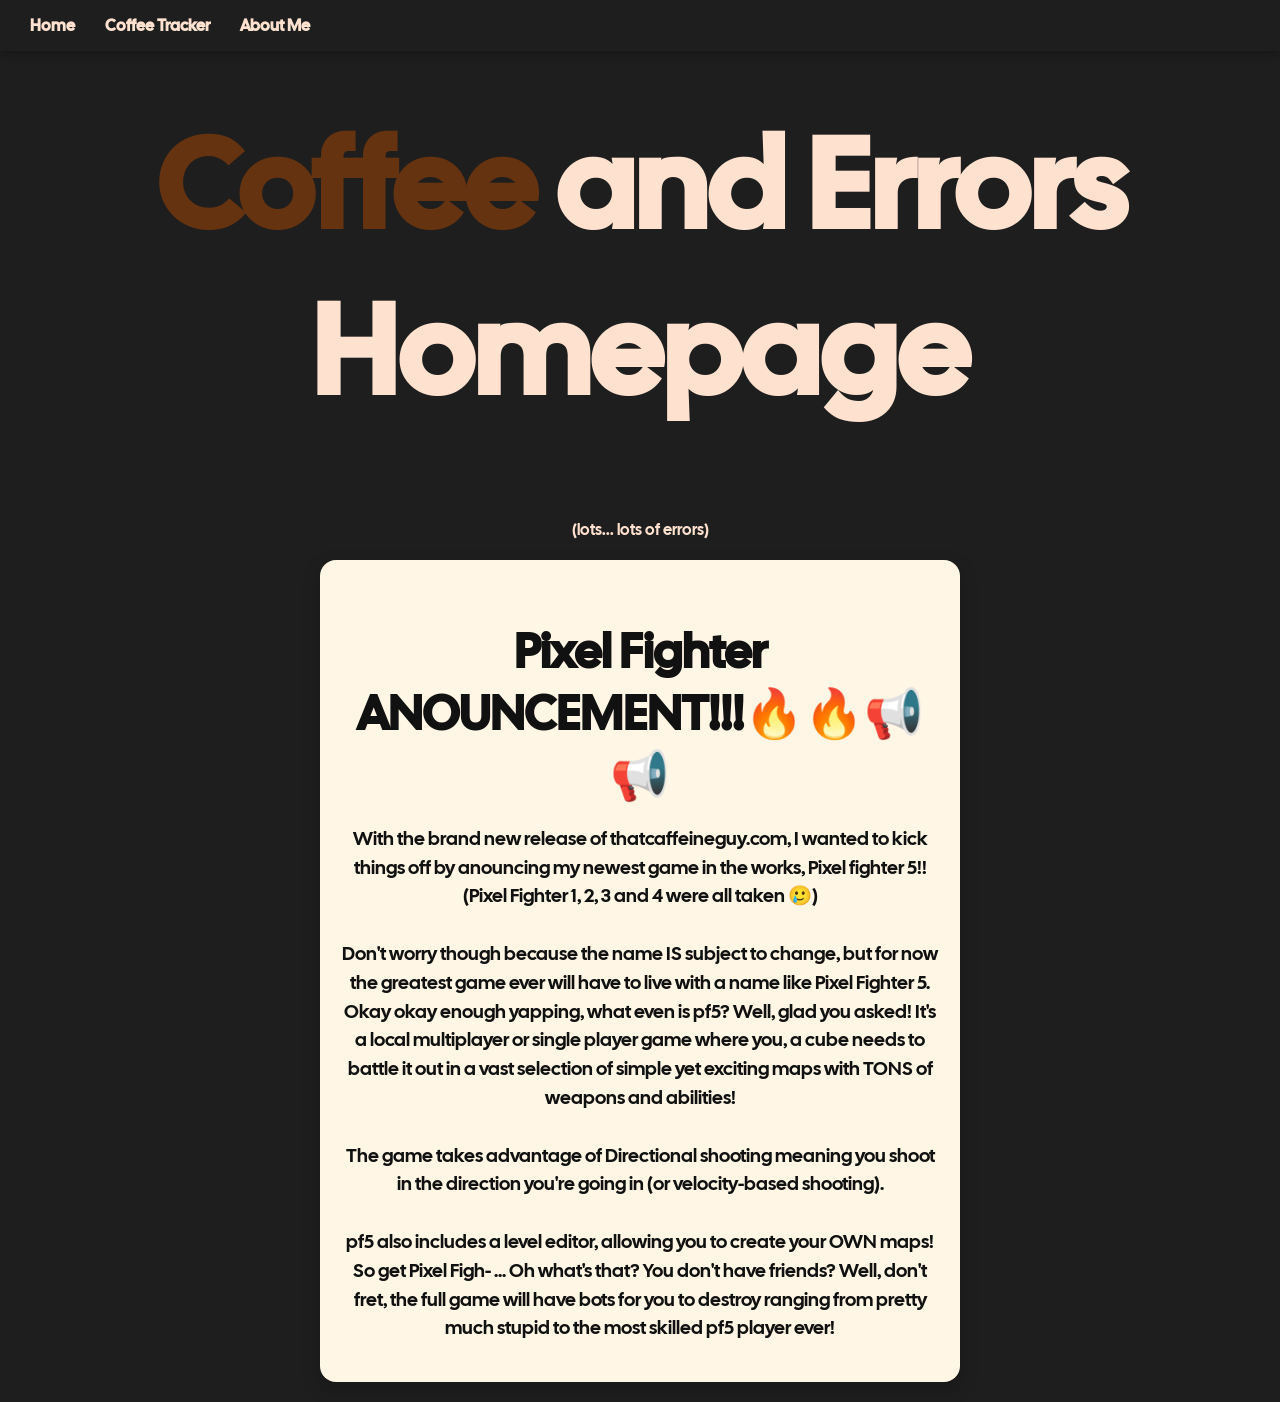
<file: index.html>
<!DOCTYPE html>
<html lang="en">
    <head>
        <title>Home</title>
        <link rel="preconnect" href="https://fonts.googleapis.com">
        <link rel="preconnect" href="https://fonts.gstatic.com" crossorigin>
        <link href="https://fonts.googleapis.com/css2?family=Cal+Sans&display=swap" rel="stylesheet">
        <link rel="stylesheet" href="style.css">
    </head>
    
    <body>
        <header class="top-nav">
            <nav>
              <ul class="menu">
                <li><a href="index.html">Home</a></li>
                <li><a href="tracker.html">Coffee Tracker</a></li>
                <li><a href="about.html">About Me</a></li>
                <li class="dropdown">
                 <!-- <a href="#">Contact ▾</a>
                  <ul class="dropdown-content">
                    <li><a href="#">Email</a></li>
                    <li><a href="#">Discord</a></li>-->
                  </ul>
                </li>
              </ul>
            </nav>
        </header>
        <h1 id="float"><span class="coffee">Coffee</span> and Errors<br>Homepage</h1>
        <p id="mini-float">(lots... lots of errors)</p>

        <div class="card">
            <h2>Pixel Fighter ANOUNCEMENT!!!🔥🔥📢📢</h2>
            <p>With the brand new release of thatcaffeineguy.com, I wanted to kick things off by anouncing my newest game in the works, Pixel fighter 5!! (Pixel Fighter 1, 2, 3 and 4 were all taken 🥲) <br><br>Don't worry though because the name IS subject to change, but for now the greatest game ever will have to live with a name like Pixel Fighter 5. <br>Okay okay enough yapping, what even is pf5? Well, glad you asked! It's a local multiplayer or single player game where you, a cube needs to battle it out in a vast selection of simple yet exciting maps with TONS of weapons and abilities! <br><br>The game takes advantage of Directional shooting meaning you shoot in the direction you're going in (or velocity-based shooting). <br><br>pf5 also includes a level editor, allowing you to create your OWN maps! <br>So get Pixel Figh- ... Oh what's that? You don't have friends? Well, don't fret, the full game will have bots for you to destroy ranging from pretty much stupid to the most skilled pf5 player ever!</p>
        </div>
    </body>
</html>
</file>
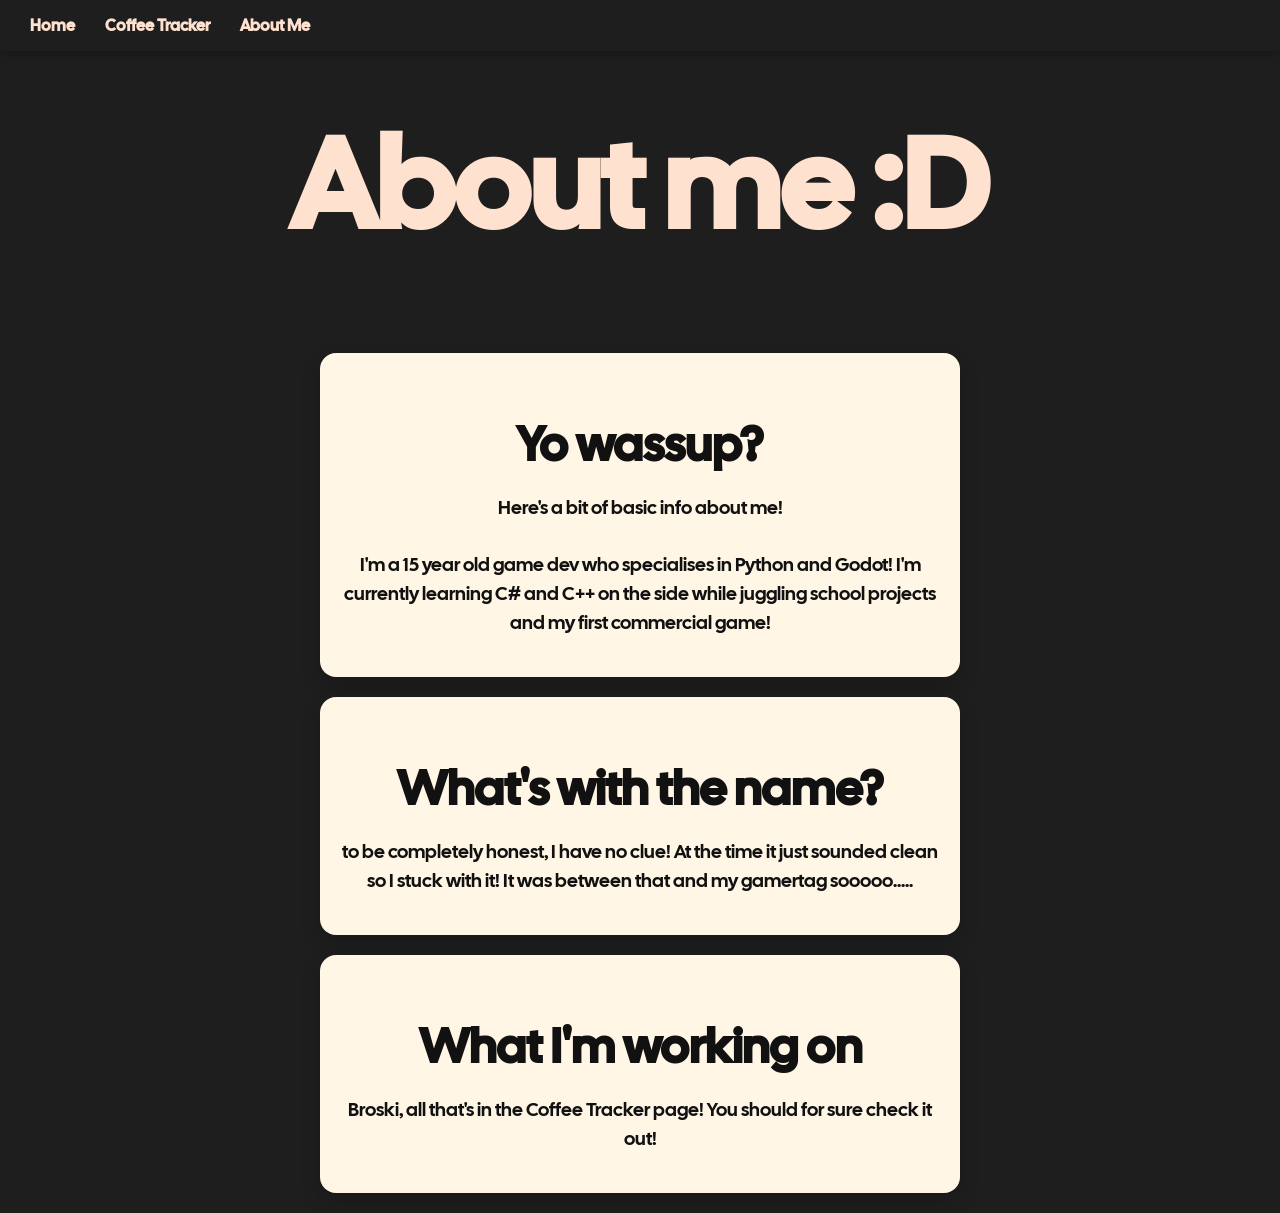
<file: about.html>
<!DOCTYPE html>
<html lang="en">
    <head>
        <title>About me</title>
        <link rel="preconnect" href="https://fonts.googleapis.com">
        <link rel="preconnect" href="https://fonts.gstatic.com" crossorigin>
        <link href="https://fonts.googleapis.com/css2?family=Cal+Sans&display=swap" rel="stylesheet">
        <link rel="stylesheet" href="style.css">
    </head>

    <body>
        <header class="top-nav">
            <nav>
              <ul class="menu">
                <li><a href="index.html">Home</a></li>
                <li><a href="tracker.html">Coffee Tracker</a></li>
                <li><a href="about.html">About Me</a></li>
                <li class="dropdown">
                 <!-- <a href="#">Contact ▾</a>
                  <ul class="dropdown-content">
                    <li><a href="#">Email</a></li>
                    <li><a href="#">Discord</a></li>-->
                  </ul>
                </li>
              </ul>
            </nav>
        </header>

        <h1 id="float">About me :D</h1>
        <div class="card">
            <h2>Yo wassup?</h2>
            <p>Here's a bit of basic info about me!<br><br>I'm a 15 year old game dev who specialises in Python and Godot! I'm currently learning C# and C++ on the side while juggling school projects and my first commercial game!</p>
        </div>

        <div class="card">
            <h2>What's with the name?</h2>
            <p>to be completely honest, I have no clue! At the time it just sounded clean so I stuck with it! It was between that and my gamertag sooooo.....</p>
        </div>

        <div class="card">
            <h2>What I'm working on</h2>
            <p>Broski, all that's in the Coffee Tracker page! You should for sure check it out!</p>
        </div>
    </body>
</html>
</file>
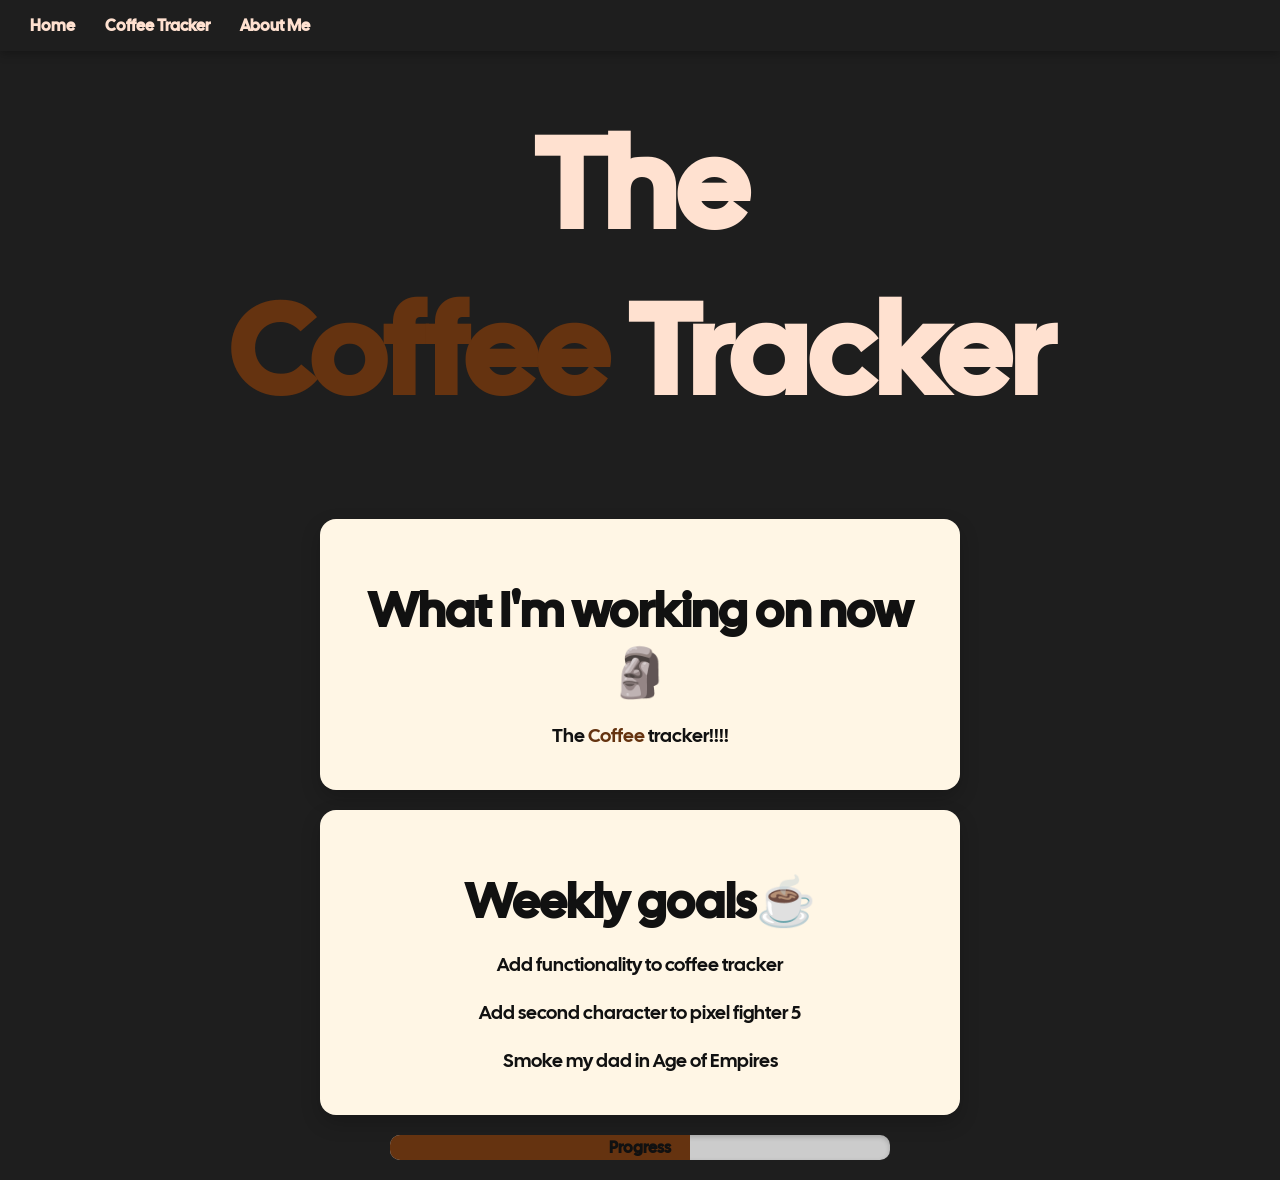
<file: tracker.html>
<!DOCTYPE html>
<html lang="en">
<head>
    <title>Coffee Tracker</title>
    <link rel="preconnect" href="https://fonts.googleapis.com">
    <link rel="preconnect" href="https://fonts.gstatic.com" crossorigin>
    <link href="https://fonts.googleapis.com/css2?family=Cal+Sans&display=swap" rel="stylesheet">
    <link rel="stylesheet" href="style.css">
</head>
<body>
  <header class="top-nav">
    <nav>
      <ul class="menu">
        <li><a href="index.html">Home</a></li>
        <li><a href="tracker.html">Coffee Tracker</a></li>
        <li><a href="about.html">About Me</a></li>
        <li class="dropdown">
         <!-- <a href="#">Contact ▾</a>
          <ul class="dropdown-content">
            <li><a href="#">Email</a></li>
            <li><a href="#">Discord</a></li>-->
          </ul>
        </li>
      </ul>
    </nav>
  </header>
    <h1 id="float">The <br><span class="coffee">Coffee</span> Tracker</h1>

    <div class="card">
        <h2>What I'm working on now🗿</h2>
        <p>The <span class="coffee">Coffee</span> tracker!!!!</p>
    </div>

    <div class="card">
        <h2>Weekly goals☕</h2>
        <p>Add functionality to coffee tracker</p>
        <p>Add second character to pixel fighter 5</p>
        <p>Smoke my dad in Age of Empires</p>
    </div>

    <div class="progress-bar">
        <div class="progress-text">Progress</div>
        <div class="progress-fill" style="--progress-width: 60%"></div>
    </div>

    <script>
        const progressBar = document.querySelector('.progress-fill');
      
        const observer = new IntersectionObserver(entries => {
          entries.forEach(entry => {
            if (entry.isIntersecting) {
              progressBar.style.animation = 'fillBar 1.2s ease-out forwards';
            }
          });
        }, {
          threshold: 0.5 // Adjust for how visible it needs to be
        });
      
        observer.observe(document.querySelector('.progress-bar'));
    </script>
      

</body>
</html>
</file>
<file: style.css>
body {
    font-family: "Cal Sans", sans-serif;
    font-weight: 400;
    font-style: normal;
    background-color: #1e1e1e;
    margin: 0;
    padding: 0;
}

@keyframes float {
    0%, 100% {
        transform: translateY(0);
    }
    50% {
        transform: translateY(-10px);
    }
}

#float {
    text-align: center;
    margin-top: 50px;
    font-size: 8rem;
    color: #ffe1d0;
    animation: float 3s ease-in-out infinite;
}

#mini-float {
    text-align: center;
    margin-top: 20px;
    font-size: 1rem;
    color: #ffe1d0;
    animation: float 3s ease-in-out infinite;
}

.coffee {
    color: #653310;
}

.card {
    background-color: #fff6e5;
    text-align: center;
    color: #111;
    padding: 20px;
    margin: 20px auto;
    width: 90%;
    max-width: 600px;
    border-radius: 16px;
    box-shadow: 0 8px 20px rgba(0, 0, 0, 0.2);
}

.card h2 {
    font-size: 3rem;
    margin-bottom: 10px;
}

.card p {
    font-size: 1.2rem;
    line-height: 1.5;
}

.progress-bar {
    background-color: #ccc;
    border-radius: 10px;
    overflow: hidden;
    width: 80%;
    max-width: 500px;
    margin: 20px auto;
    height: 25px;
    position: relative;
    box-shadow: inset 0 2px 5px rgba(0,0,0,0.2);
}

.progress-text {
    position: absolute;
    top: 50%;
    left: 50%;
    transform: translate(-50%, -50%);
    font-weight: bold;
    color: #111;
    z-index: 3;
    pointer-events: none;
}

.progress-fill {
    background-color: #653310;
    height: 100%;
    width: 0;

    position: relative;
    z-index: 1;
    overflow: visible;
}

@keyframes fillBar {
    to {
        width: var(--progress-width, 50%);
    }
}

.top-nav {
    position: sticky;
    top: 0;
    background-color: #1e1e1e;
    padding: 15px 30px;
    z-index: 10;
    box-shadow: 0 2px 10px rgba(0,0,0,0.3);
}

.menu {
    list-style: none;
    display: flex;
    gap: 30px;
    margin: 0;
    padding: 0;
    align-items: center;
}

.menu li {
    position: relative;
}

.menu a {
    color: #ffe1d0;
    text-decoration: none;
    font-weight: bold;
    transition: color 0.2s;
}

.menu a:hover {
    color: #ffcf9e;
}

.dropdown-content {
    display: none;
    position: absolute;
    top: 100%;
    left: 0;
    background-color: #2e2e2e;
    padding: 10px;
    border-radius: 6px;
    box-shadow: 0 4px 8px rgba(0,0,0,0.2);
}

.dropdown-content li {
    margin-bottom: 8px;
}

.dropdown-content li:last-child {
    margin-bottom: 0;
}

.dropdown:hover .dropdown-content {
    display: block;
}
</file>
